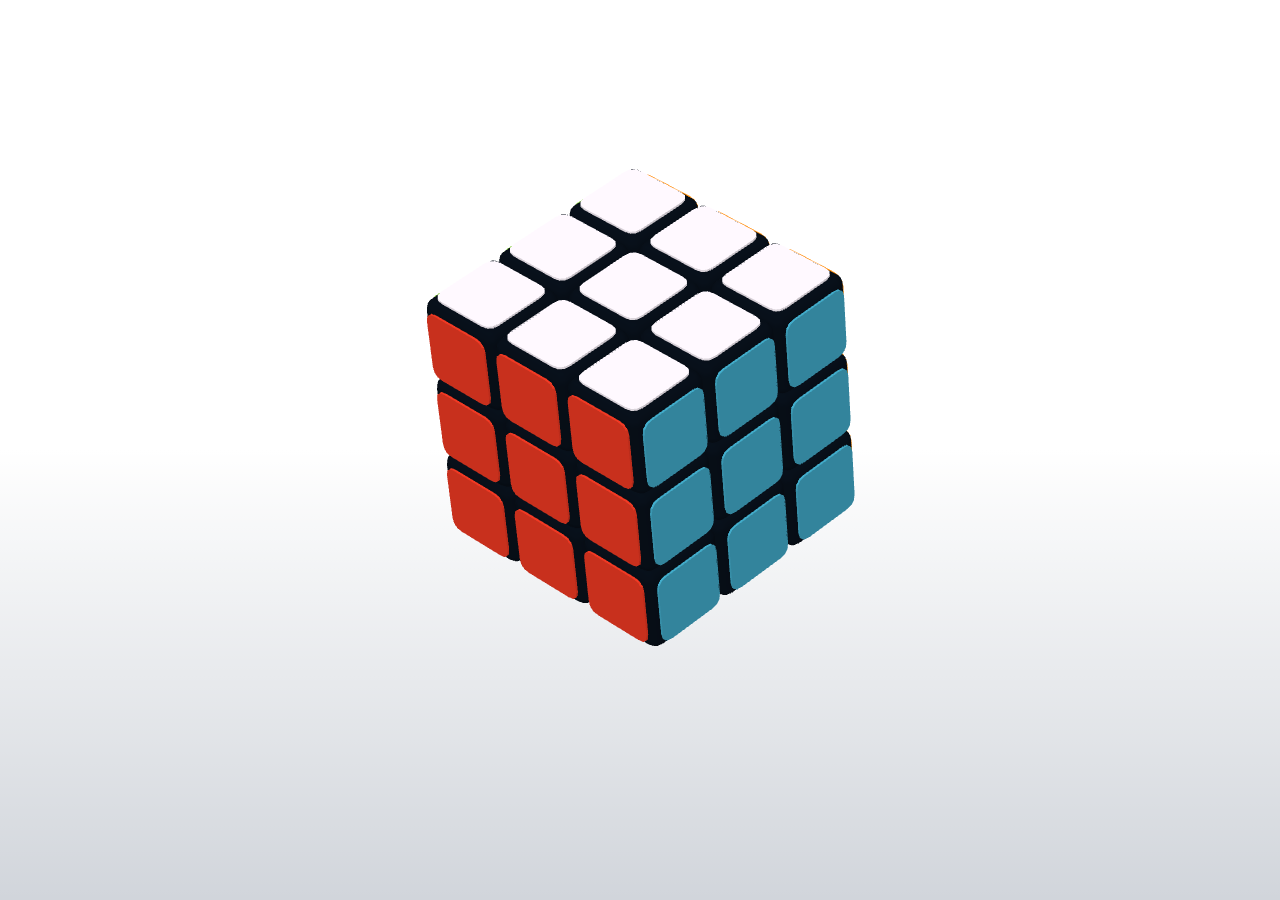
<file: index.html>
﻿<!DOCTYPE html>
<html lang="en" >
<head>
<meta charset="UTF-8">
<title>HTML5 3D魔方小游戏</title>
<meta name="viewport" content="width=device-width,height=device-height,user-scalable=no,initial-scale=1.0,maximum-scale=1.0,minimum-scale=1.0">

<link rel="stylesheet" href="css/style.css">

</head>
<body>

<div class="ui">

  <div class="ui__background"></div>

  <div class="ui__game"></div>

  <div class="ui__texts">
    <h1 class="text text--title">
      <span>THE</span>
      <span>CUBE</span>
    </h1>
    <div class="text text--note">
      双击即可开始
    </div>
    <div class="text text--timer">
      0:00
    </div>
    <div class="text text--complete">
      <span>Complete!</span>
    </div>
    <div class="text text--best-time">
      <icon trophy></icon>
      <span>Best Time!</span>
    </div>
  </div>

  <div class="ui__prefs">
    <range name="flip" title="Flip Type" list="Swift&nbsp;,Smooth,Bounce"></range>
    <range name="scramble" title="Scramble Length" list="20,25,30"></range>
    <range name="fov" title="Camera Angle" list="Ortographic,Perspective"></range>
    <range name="theme" title="Color Scheme" list="Cube,Erno,Dust,Camo,Rain"></range>
  </div>

  <div class="ui__stats">
    <div class="stats" name="total-solves">
      <i>Total solves:</i><b>-</b>
    </div>
    <div class="stats" name="best-time">
      <i>Best time:</i><b>-</b>
    </div>
    <div class="stats" name="worst-time">
      <i>Worst time:</i><b>-</b>
    </div>
    <div class="stats" name="average-5">
      <i>Average of 5:</i><b>-</b>
    </div>
    <div class="stats" name="average-12">
      <i>Average of 12:</i><b>-</b>
    </div>
    <div class="stats" name="average-25">
      <i>Average of 25:</i><b>-</b>
    </div>
  </div>

  <div class="ui__buttons">
    <button class="btn btn--bl btn--stats">
      <icon trophy></icon>
    </button>
    <button class="btn btn--bl btn--prefs">
      <icon settings></icon>
    </button>
    <button class="btn btn--bl btn--back">
      <icon back></icon>
    </button>
    <button class="btn btn--br btn--pwa">
    </button>
  </div>

</div>

<script src='js/three.min.js'></script>
<script src="js/index.js"></script>
<div style="text-align:center;">
</div>
</body>
</html>
</file>
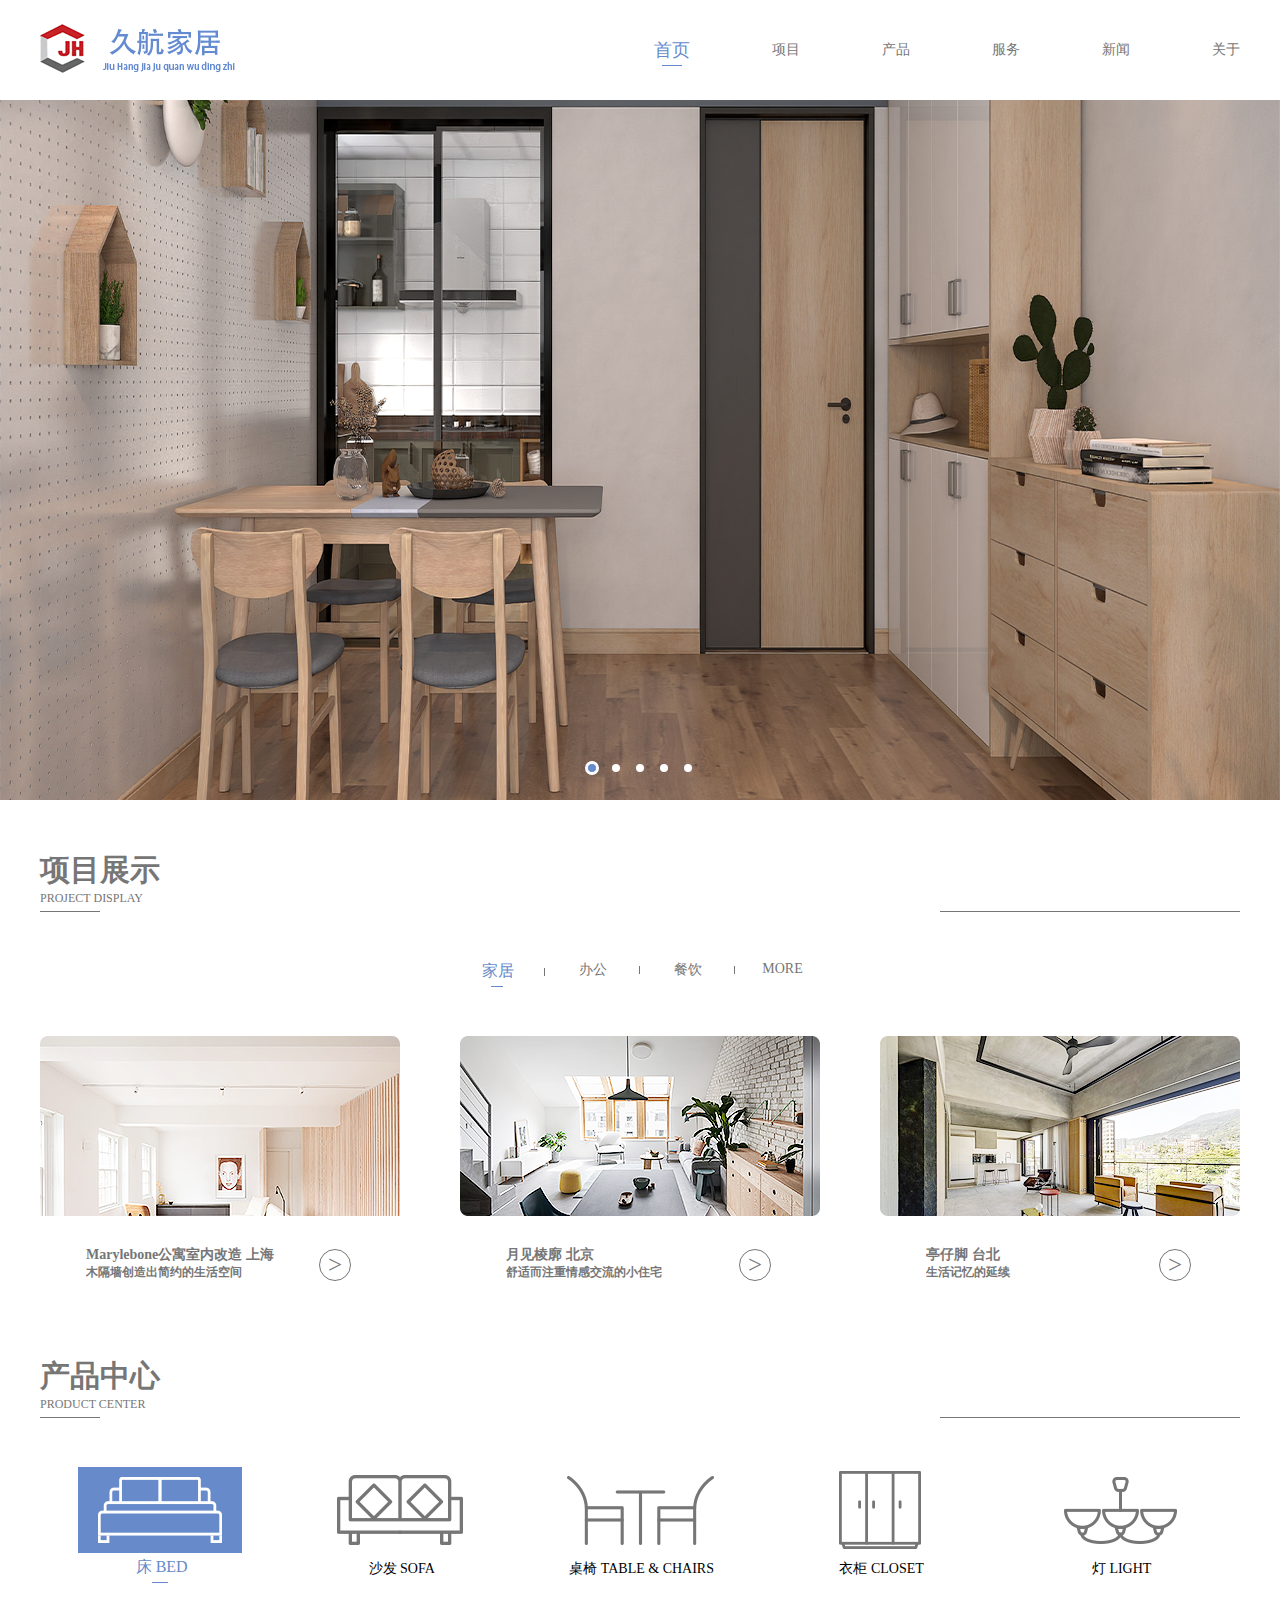
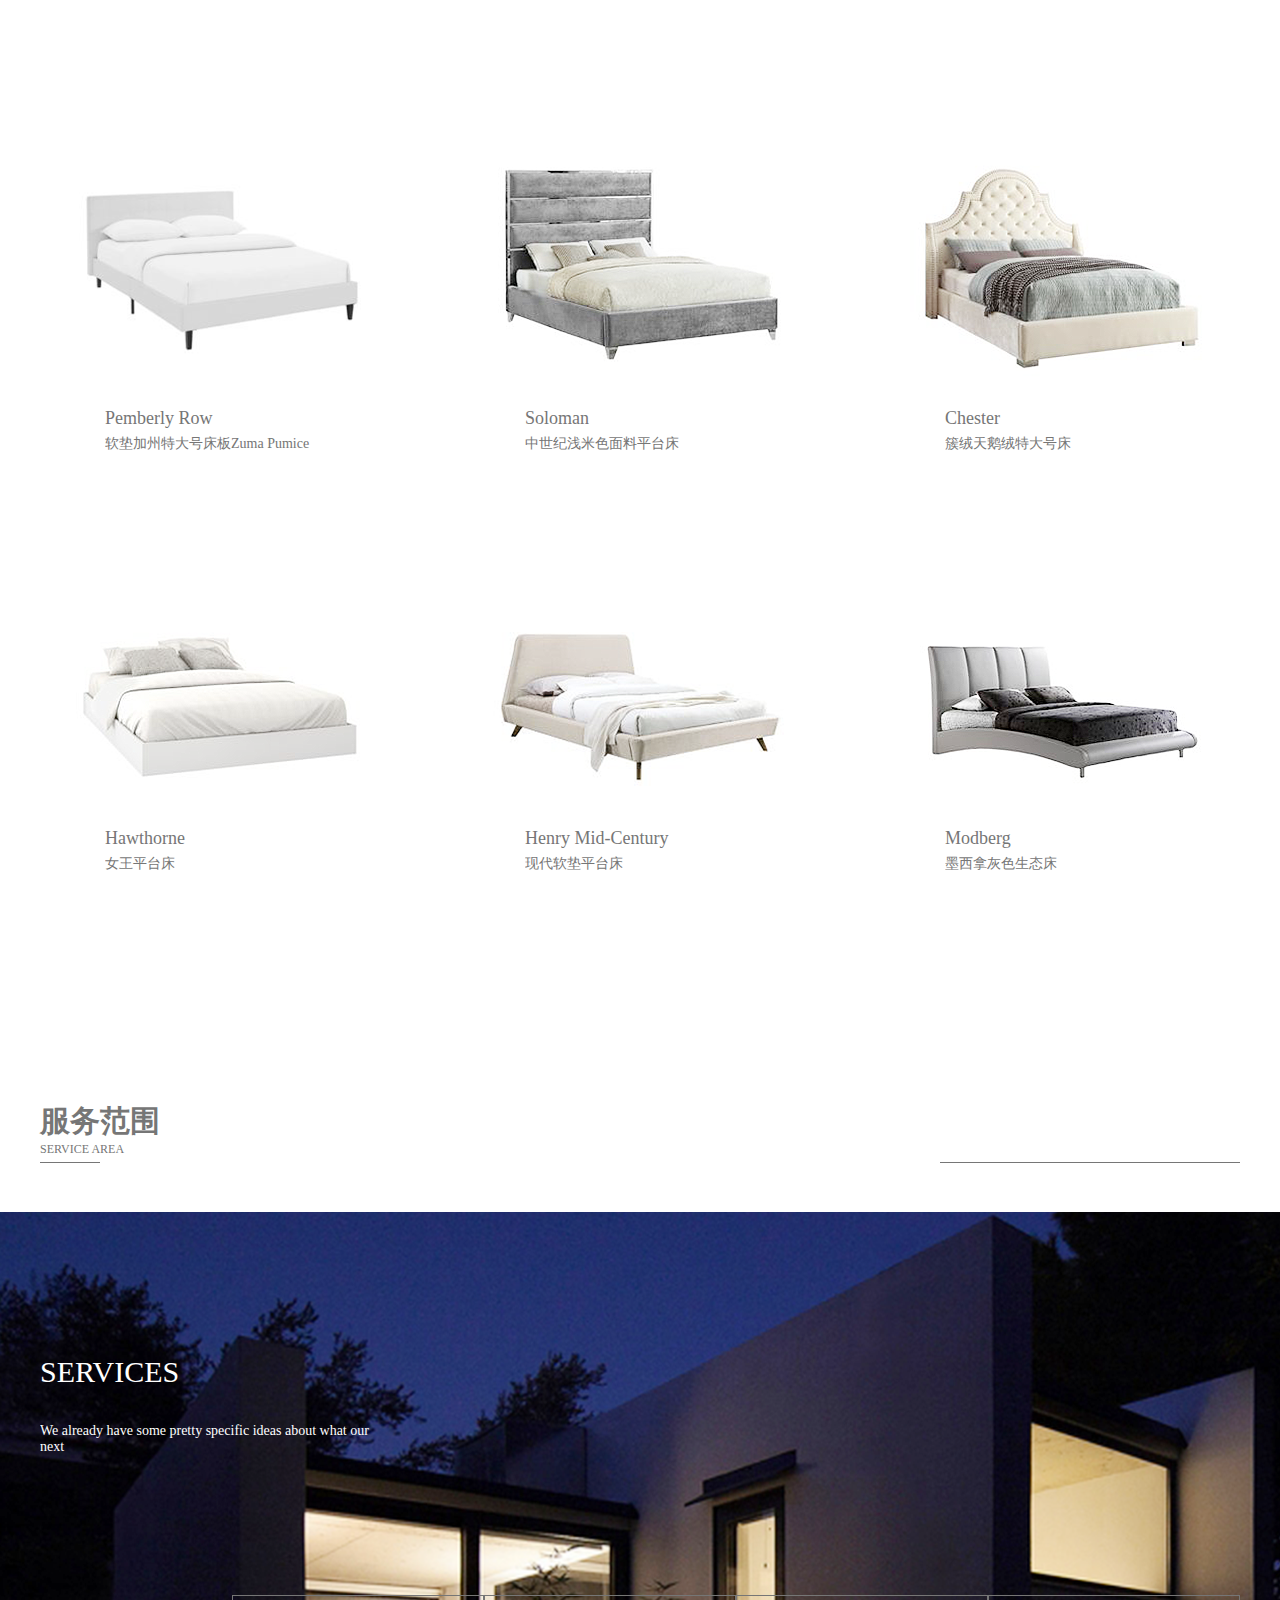
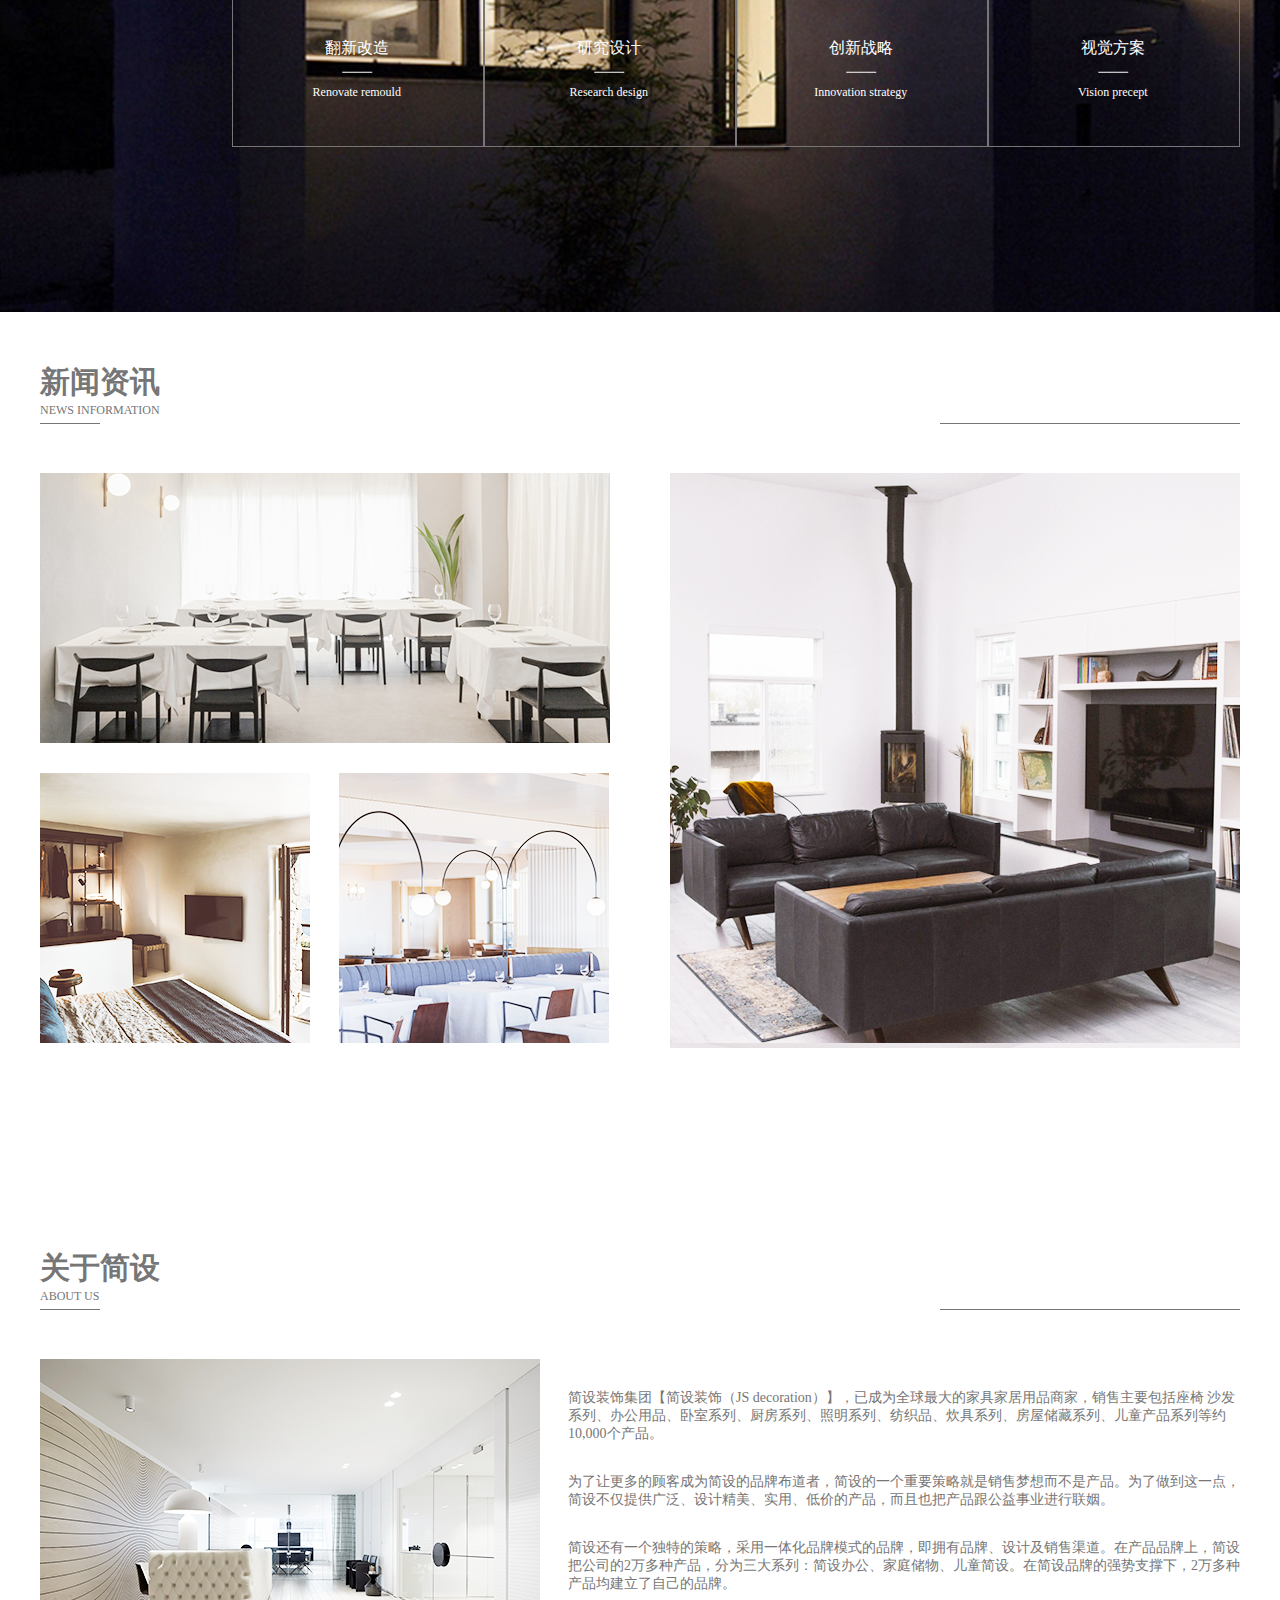
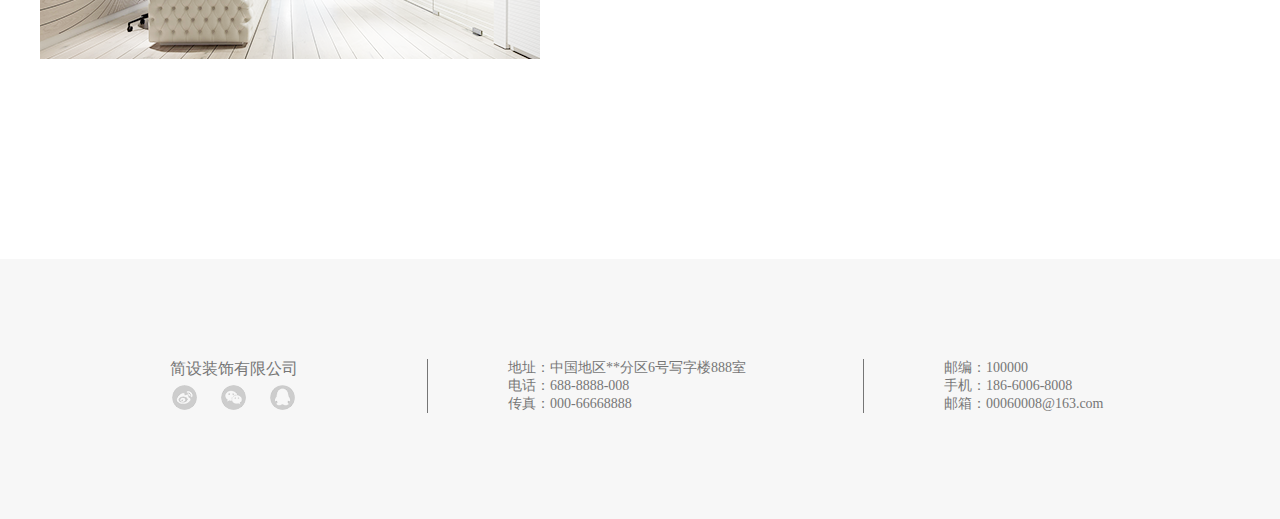
<file: gw/index.html>
<!DOCTYPE html>
<html lang="en">

<head>
    <meta charset="UTF-8">
    <meta name="viewport" content="width=device-width, initial-scale=1.0, maximum-scale=1,user-scalable=no">
    <meta http-equiv="X-UA-Compatible" content="ie=edge">
    <title>Document</title>
    <link rel="stylesheet" href="static/css/index.css">
    <link rel="stylesheet" media="screen and (max-width:800px)" href="./static/css/index-m.css">
</head>

<body>

    <div class="header">
        <div class="header-contain">
            <a href="./index.html"><img src="./static/img/logo.png" alt="logo 简设装饰" class="logo"></a>
            <ul class="nav">
                <li class="nav-list"><a href="./index.html" class="active">首页</a></li>
                <li class="nav-list"><a href="./project.html">项目</a></li>
                <li class="nav-list"><a href="./product.html">产品</a></li>
                <li class="nav-list"><a href="./service.html">服务</a></li>
                <li class="nav-list"><a href="./news.html">新闻</a></li>
                <li class="nav-list"><a href="./about.html">关于</a></li>
                <li class="nav-check"></li>
            </ul>
        </div>
    </div>
    <div class="header-m">
        <div class="header-contain-m">
            <a href="./index.html"><img src="./static/img/logo.png" alt="logo 简设装饰" class="logo"></a>
            <div class="menu">
                <button>三</button>
            </div>
            <ul class="nav">
                <li class="nav-list"><a href="./index.html" class="active">首页</a></li>
                <li class="nav-list"><a href="./project.html">项目</a></li>
                <li class="nav-list"><a href="./product.html">产品</a></li>
                <li class="nav-list"><a href="./service.html">服务</a></li>
                <li class="nav-list"><a href="./news.html">新闻</a></li>
                <li class="nav-list"><a href="./about.html">关于</a></li>
            </ul>
        </div>
    </div>
    <div class="banner">
        <div class="banner-contain">
            <ul class="banner-item" style="transition:all 1s ease;">
                <li class="banner-list"><img src="./static/img/banner1.png" alt="图片"></li>
                <li class="banner-list"><img src="./static/img/banner2.png" alt="图片"></li>
                <li class="banner-list"><img src="./static/img/banner3.png" alt="图片"></li>
                <li class="banner-list"><img src="./static/img/banner4.png" alt="图片"></li>
                <li class="banner-list"><img src="./static/img/banner5.png" alt="图片"></li>
            </ul>
            <ul class="key">
                <li class="key-list active" data-num=0><span class="ball"></span></li>
                <li class="key-list" data-num=1><span class="ball"></span></li>
                <li class="key-list" data-num=2><span class="ball"></span></li>
                <li class="key-list" data-num=3><span class="ball"></span></li>
                <li class="key-list" data-num=4><span class="ball"></span></li>
            </ul>
        </div>
    </div>
    <div class="title">
        <p class="cn">项目展示</p>
        <p class="en">PROJECT DISPLAY</p>
        <span class="left-line"></span>
        <span class="right-line"></span>
    </div>
    <div class="project">
        <ul class="project-menu">
            <li class="project-menu-list active" data-index=0>家居<span></span></li>
            <li class="project-menu-list" data-index=1>办公<span></span></li>
            <li class="project-menu-list" data-index=2>餐饮<span></span></li>
            <li class="project-menu-list" data-index=3>MORE</li>
            <li class="project-check"></li>
        </ul>
    </div>
    <div class="project-show">
        <ul class="project-show-item">
            <li class="project-show-list">
                <ul class="project-now">
                    <li class="project-now-list">
                        <div class="cover">
                            <div class="text">
                                <p class="project-title">Marylebone公寓室内改造 上海</p>
                                <p class="project-notitle">木隔墙创造出简约的生活空间</p>
                                <p class="project-essay"> 两间自带浴室套间的双人卧室和一个宽敞的开放 式厨房、餐厅和起居室空间和谐共融。</p>

                            </div>
                            <span class="project-arr">
                                >
                            </span>
                        </div>
                        <div class="nocover">
                            <p class="project-title">Marylebone公寓室内改造 上海</p>
                            <p class="project-notitle">木隔墙创造出简约的生活空间</p>
                            <span class="project-arr">
                                >
                            </span>
                        </div>
                    </li>
                    <li class="project-now-list">
                        <div class="cover">
                            <div class="text">
                                <p class="project-title">月见棱廓 北京</p>
                                <p class="project-notitle">舒适而注重情感交流的小住宅</p>
                                <p class="project-essay"></p>

                            </div>
                            <span class="project-arr">
                                >
                            </span>
                        </div>
                        <div class="nocover">
                            <p class="project-title">月见棱廓 北京</p>
                            <p class="project-notitle">舒适而注重情感交流的小住宅</p>
                            <span class="project-arr">
                                >
                            </span>
                        </div>
                    </li>
                    <li class="project-now-list">
                        <div class="cover">
                            <div class="text">
                                <p class="project-title">亭仔脚 台北</p>
                                <p class="project-notitle">生活记忆的延续</p>
                                <p class="project-essay"></p>

                            </div>
                            <span class="project-arr">
                                >
                            </span>
                        </div>
                        <div class="nocover">
                            <p class="project-title">亭仔脚 台北</p>
                            <p class="project-notitle">生活记忆的延续</p>
                            <span class="project-arr">
                                >
                            </span>
                        </div>
                    </li>
                </ul>
            </li>
            <li class="project-show-list">
                <ul class="project-now">
                    <li class="project-now-list">
                        <div class="cover">
                            <div class="text">
                                <p class="project-title">Olste办公空间 深圳</p>
                                <p class="project-notitle">干净明亮的办公空间</p>
                                <p class="project-essay"> 两间自带浴室套间的双人卧室和一个宽敞的开放 式厨房、餐厅和起居室空间和谐共融。</p>

                            </div>
                            <span class="project-arr">
                                >
                            </span>
                        </div>
                        <div class="nocover">
                            <p class="project-title">Olste办公空间 深圳</p>
                            <p class="project-notitle">干净明亮的办公空间</p>
                            <span class="project-arr">
                                >
                            </span>
                        </div>
                    </li>
                    <li class="project-now-list">
                        <div class="cover">
                            <div class="text">
                                <p class="project-title">百分金融办公室 北京</p>
                                <p class="project-notitle">从“私密”到“开放”</p>
                                <p class="project-essay"></p>

                            </div>
                            <span class="project-arr">
                                >
                            </span>
                        </div>
                        <div class="nocover">
                            <p class="project-title">百分金融办公室 北京</p>
                            <p class="project-notitle">从“私密”到“开放”</p>
                            <span class="project-arr">
                                >
                            </span>
                        </div>
                    </li>
                    <li class="project-now-list">
                        <div class="cover">
                            <div class="text">
                                <p class="project-title">感物办公空间 杭州</p>
                                <p class="project-notitle">我和我的森林性感受</p>
                                <p class="project-essay"></p>

                            </div>
                            <span class="project-arr">
                                >
                            </span>
                        </div>
                        <div class="nocover">
                            <p class="project-title">感物办公空间 杭州</p>
                            <p class="project-notitle">我和我的森林性感受</p>
                            <span class="project-arr">
                                >
                            </span>
                        </div>
                    </li>
                </ul>
            </li>
            <li class="project-show-list">
                <ul class="project-now">
                    <li class="project-now-list">
                        <div class="cover">
                            <div class="text">
                                <p class="project-title">肯德基西安大雁塔店 西安</p>
                                <p class="project-notitle">以现代语言讲述古城历史文化</p>
                                <p class="project-essay"> 两间自带浴室套间的双人卧室和一个宽敞的开放 式厨房、餐厅和起居室空间和谐共融。</p>

                            </div>
                            <span class="project-arr">
                                >
                            </span>
                        </div>
                        <div class="nocover">
                            <p class="project-title">肯德基西安大雁塔店 西安</p>
                            <p class="project-notitle">以现代语言讲述古城历史文化</p>
                            <span class="project-arr">
                                >
                            </span>
                        </div>
                    </li>
                    <li class="project-now-list">
                        <div class="cover">
                            <div class="text">
                                <p class="project-title">La Palma餐厅 重庆 </p>
                                <p class="project-notitle">将加州海滩元素融入意式餐厅</p>
                                <p class="project-essay"></p>

                            </div>
                            <span class="project-arr">
                                >
                            </span>
                        </div>
                        <div class="nocover">
                            <p class="project-title">La Palma餐厅 重庆 </p>
                            <p class="project-notitle">将加州海滩元素融入意式餐厅</p>
                            <span class="project-arr">
                                >
                            </span>
                        </div>
                    </li>
                    <li class="project-now-list">
                        <div class="cover">
                            <div class="text">
                                <p class="project-title">LUCKY PIGGY 杭州</p>
                                <p class="project-notitle">亲和力满满的轻食餐厅</p>
                                <p class="project-essay"></p>

                            </div>
                            <span class="project-arr">
                                >
                            </span>
                        </div>
                        <div class="nocover">
                            <p class="project-title">LUCKY PIGGY 杭州</p>
                            <p class="project-notitle">亲和力满满的轻食餐厅</p>
                            <span class="project-arr">
                                >
                            </span>
                        </div>
                    </li>
                </ul>
            </li>
            <li class="project-show-list">
                <ul class="project-now">
                    <li class="project-now-list">
                        <div class="cover">
                            <div class="text">
                                <p class="project-title">筑蹊生活主题书店 宁波</p>
                                <p class="project-notitle">有机几何与循环路径的购书体验</p>
                                <p class="project-essay"> 两间自带浴室套间的双人卧室和一个宽敞的开放 式厨房、餐厅和起居室空间和谐共融。</p>

                            </div>
                            <span class="project-arr">
                                >
                            </span>
                        </div>
                        <div class="nocover">
                            <p class="project-title">筑蹊生活主题书店 宁波</p>
                            <p class="project-notitle">有机几何与循环路径的购书体验</p>
                            <span class="project-arr">
                                >
                            </span>
                        </div>
                    </li>
                    <li class="project-now-list">
                        <div class="cover">
                            <div class="text">
                                <p class="project-title">R FITNESS健身工作室 香港</p>
                                <p class="project-notitle">由光定义的空间</p>
                                <p class="project-essay"></p>

                            </div>
                            <span class="project-arr">
                                >
                            </span>
                        </div>
                        <div class="nocover">
                            <p class="project-title">R FITNESS健身工作室 香港</p>
                            <p class="project-notitle">由光定义的空间</p>
                            <span class="project-arr">
                                >
                            </span>
                        </div>
                    </li>
                    <li class="project-now-list">
                        <div class="cover">
                            <div class="text">
                                <p class="project-title">月饼博物馆 乌兰察布</p>
                                <p class="project-notitle">一个本地材料营造的低成本博物馆</p>
                                <p class="project-essay"></p>

                            </div>
                            <span class="project-arr">
                                >
                            </span>
                        </div>
                        <div class="nocover">
                            <p class="project-title">月饼博物馆 乌兰察布</p>
                            <p class="project-notitle">一个本地材料营造的低成本博物馆</p>
                            <span class="project-arr">
                                >
                            </span>
                        </div>
                    </li>
                </ul>
            </li>
        </ul>
    </div>
    <div class="title">
        <p class="cn">产品中心</p>
        <p class="en">PRODUCT CENTER</p>
        <span class="left-line"></span>
        <span class="right-line"></span>
    </div>
    <div class="product">
        <ul class="product-menu">
            <li class="product-list active" data-url="BED" data-index=0>
                <div class="text">
                    床 BED
                </div>
            </li>
            <li class="product-list" data-url="SOFA" data-index=1>
                <div class="text">
                    沙发 SOFA
                </div>
            </li>
            <li class="product-list" data-url="TABLE" data-index=2>
                <div class="text">
                    桌椅 TABLE & CHAIRS
                </div>
            </li>
            <li class="product-list" data-url="CLOSET" data-index=3>
                <div class="text">
                    衣柜 CLOSET
                </div>
            </li>
            <li class="product-list" data-url="LIGHT" data-index=4>
                <div class="text">
                    灯 LIGHT
                </div>
            </li>
            <li class="product-check"></li>
        </ul>
    </div>
    <div class="product-show">
        <ul class="product-show-item">
            <li class="product-show-list">
                <ul class="product-now-show">
                    <li class="product-now-show-list">
                        <div class="cover">
                            <div class="text">
                                <div class="product-index">
                                    <span class="line"></span>
                                    <span class="num">01</span>
                                </div>
                                <p class="product-title">Pemberly Row</p>
                                <p class="product-essay">软垫加州特大号床板Zuma Pumice</p>
                            </div>
                        </div>
                        <div class="nocover">
                            <p class="product-title">Pemberly Row</p>
                            <p class="product-essay">软垫加州特大号床板Zuma Pumice</p>
                        </div>
                        <div class="golook">
                            <button class="looking">查看更多></button>
                        </div>
                    </li>
                    <li class="product-now-show-list">
                        <div class="cover">
                            <div class="text">
                                <div class="product-index">
                                    <span class="line"></span>
                                    <span class="num">02</span>
                                </div>
                                <p class="product-title">Soloman</p>
                                <p class="product-essay">中世纪浅米色面料平台床</p>
                            </div>
                        </div>
                        <div class="nocover">
                            <p class="product-title">Soloman</p>
                            <p class="product-essay">中世纪浅米色面料平台床</p>
                        </div>
                    </li>
                    <li class="product-now-show-list">
                        <div class="cover">
                            <div class="text">
                                <div class="product-index">
                                    <span class="line"></span>
                                    <span class="num">03</span>
                                </div>
                                <p class="product-title">Chester</p>
                                <p class="product-essay">簇绒天鹅绒特大号床</p>
                            </div>
                        </div>
                        <div class="nocover">
                            <p class="product-title">Chester</p>
                            <p class="product-essay">簇绒天鹅绒特大号床</p>
                        </div>
                    </li>
                    <li class="product-now-show-list">
                        <div class="cover">
                            <div class="text">
                                <div class="product-index">
                                    <span class="line"></span>
                                    <span class="num">04</span>
                                </div>
                                <p class="product-title">Hawthorne</p>
                                <p class="product-essay">女王平台床</p>
                            </div>
                        </div>
                        <div class="nocover">
                            <p class="product-title">Hawthorne</p>
                            <p class="product-essay">女王平台床</p>
                        </div>
                    </li>
                    <li class="product-now-show-list">
                        <div class="cover">
                            <div class="text">
                                <div class="product-index">
                                    <span class="line"></span>
                                    <span class="num">05</span>
                                </div>
                                <p class="product-title">Henry Mid-Century</p>
                                <p class="product-essay">现代软垫平台床</p>
                            </div>
                        </div>
                        <div class="nocover">
                            <p class="product-title">Henry Mid-Century</p>
                            <p class="product-essay">现代软垫平台床</p>
                        </div>
                    </li>
                    <li class="product-now-show-list">
                        <div class="cover">
                            <div class="text">
                                <div class="product-index">
                                    <span class="line"></span>
                                    <span class="num">06</span>
                                </div>
                                <p class="product-title">Modberg</p>
                                <p class="product-essay">墨西拿灰色生态床</p>
                            </div>
                        </div>
                        <div class="nocover">
                            <p class="product-title">Modberg</p>
                            <p class="product-essay">墨西拿灰色生态床</p>
                        </div>
                        <div class="outlook">
                            <button class="looked">收起更多></button>
                        </div>
                    </li>
                </ul>
            </li>
            <li class="product-show-list">
                <ul class="product-now-show">
                    <li class="product-now-show-list active">
                        <div class="cover">
                            <div class="text">
                                <div class="product-index">
                                    <span class="line"></span>
                                    <span class="num">01</span>
                                </div>
                                <p class="product-title">Outdoor</p>
                                <p class="product-essay">户外庭院沙发</p>
                            </div>
                        </div>
                        <div class="nocover">
                            <p class="product-title">Outdoor</p>
                            <p class="product-essay">户外庭院沙发</p>
                        </div>
                        <div class="golook">
                            <button class="looking">查看更多></button>
                        </div>
                    </li>
                    <li class="product-now-show-list">
                        <div class="cover">
                            <div class="text">
                                <div class="product-index">
                                    <span class="line"></span>
                                    <span class="num">02</span>
                                </div>
                                <p class="product-title">Hampton</p>
                                <p class="product-essay">汉普顿客厅套装</p>
                            </div>
                        </div>
                        <div class="nocover">
                            <p class="product-title">Hampton</p>
                            <p class="product-essay">汉普顿客厅套装</p>
                        </div>
                    </li>
                    <li class="product-now-show-list">
                        <div class="cover">
                            <div class="text">
                                <div class="product-index">
                                    <span class="line"></span>
                                    <span class="num">03</span>
                                </div>
                                <p class="product-title">Premier</p>
                                <p class="product-essay">总统客厅套装</p>
                            </div>
                        </div>
                        <div class="nocover">
                            <p class="product-title">Premier</p>
                            <p class="product-essay">总统客厅套装</p>
                        </div>
                        <div class="outlook">
                            <button class="looked">收起更多></button>
                        </div>
                    </li>
                </ul>
            </li>
            <li class="product-show-list">
                <ul class="product-now-show">
                    <li class="product-now-show-list active">
                        <div class="cover">
                            <div class="text">
                                <div class="product-index">
                                    <span class="line"></span>
                                    <span class="num">01</span>
                                </div>
                                <p class="product-title">Filton</p>
                                <p class="product-essay">绗缝皮革柜台凳</p>
                            </div>
                        </div>
                        <div class="nocover">
                            <p class="product-title">Filton</p>
                            <p class="product-essay">绗缝皮革柜台凳</p>
                        </div>
                        <div class="golook">
                            <button class="looking">查看更多></button>
                        </div>
                    </li>
                    <li class="product-now-show-list">
                        <div class="cover">
                            <div class="text">
                                <div class="product-index">
                                    <span class="line"></span>
                                    <span class="num">02</span>
                                </div>
                                <p class="product-title">Ashford Sean</p>
                                <p class="product-essay">深色帆布g柜台凳</p>
                            </div>
                        </div>
                        <div class="nocover">
                            <p class="product-title">Ashford Sean</p>
                            <p class="product-essay">深色帆布g柜台凳</p>
                        </div>
                    </li>
                    <li class="product-now-show-list">
                        <div class="cover">
                            <div class="text">
                                <div class="product-index">
                                    <span class="line"></span>
                                    <span class="num">03</span>
                                </div>
                                <p class="product-title">Mariette</p>
                                <p class="product-essay">玛丽埃塔户外铸铝黑沙套件</p>
                            </div>
                        </div>
                        <div class="nocover">
                            <p class="product-title">Mariette</p>
                            <p class="product-essay">玛丽埃塔户外铸铝黑沙套件</p>
                        </div>
                        <div class="outlook">
                            <button class="looked">收起更多></button>
                        </div>
                    </li>
                </ul>
            </li>
            <li class="product-show-list">
                <ul class="product-now-show">
                    <li class="product-now-show-list active">
                        <div class="cover">
                            <div class="text">
                                <div class="product-index">
                                    <span class="line"></span>
                                    <span class="num">01</span>
                                </div>
                                <p class="product-title">Manhattan</p>
                                <p class="product-essay">曼哈顿现代白色衣橱</p>
                            </div>
                        </div>
                        <div class="nocover">
                            <p class="product-title">Manhattan</p>
                            <p class="product-essay">曼哈顿现代白色衣橱</p>
                        </div>
                        <div class="golook">
                            <button class="looking">查看更多></button>
                        </div>
                    </li>
                    <li class="product-now-show-list">
                        <div class="cover">
                            <div class="text">
                                <div class="product-index">
                                    <span class="line"></span>
                                    <span class="num">02</span>
                                </div>
                                <p class="product-title">Magnussen</p>
                                <p class="product-essay">Lancaster燕尾灰衣橱</p>
                            </div>
                        </div>
                        <div class="nocover">
                            <p class="product-title">Magnussen</p>
                            <p class="product-essay">Lancaster燕尾灰衣橱</p>
                        </div>
                    </li>
                    <li class="product-now-show-list">
                        <div class="cover">
                            <div class="text">
                                <div class="product-index">
                                    <span class="line"></span>
                                    <span class="num">03</span>
                                </div>
                                <p class="product-title">South Shore</p>
                                <p class="product-essay">Axess Armoire黑色绅士衣橱 </p>
                            </div>
                        </div>
                        <div class="nocover">
                            <p class="product-title">South Shore</p>
                            <p class="product-essay">Axess Armoire黑色绅士衣橱 </p>
                        </div>
                        <div class="outlook">
                            <button class="looked">收起更多></button>
                        </div>
                    </li>
                </ul>
            </li>
            <li class="product-show-list">
                <ul class="product-now-show">
                    <li class="product-now-show-list active">
                        <div class="cover">
                            <div class="text">
                                <div class="product-index">
                                    <span class="line"></span>
                                    <span class="num">01</span>
                                </div>
                                <p class="product-title">5-Light</p>
                                <p class="product-essay">油擦青铜枝形吊灯</p>
                            </div>
                        </div>
                        <div class="nocover">
                            <p class="product-title">5-Light</p>
                            <p class="product-essay">油擦青铜枝形吊灯</p>
                        </div>
                        <div class="golook">
                            <button class="looking">查看更多></button>
                        </div>
                    </li>
                    <li class="product-now-show-list">
                        <div class="cover">
                            <div class="text">
                                <div class="product-index">
                                    <span class="line"></span>
                                    <span class="num">02</span>
                                </div>
                                <p class="product-title">Zeplin 12-Light </p>
                                <p class="product-essay">Sputnik枝形吊灯</p>
                            </div>
                        </div>
                        <div class="nocover">
                            <p class="product-title">Zeplin 12-Light </p>
                            <p class="product-essay">Sputnik枝形吊灯</p>
                        </div>
                    </li>
                    <li class="product-now-show-list">
                        <div class="cover">
                            <div class="text">
                                <div class="product-index">
                                    <span class="line"></span>
                                    <span class="num">03</span>
                                </div>
                                <p class="product-title">mousse</p>
                                <p class="product-essay">现代枝形吊灯米白色灯罩 </p>
                            </div>
                        </div>
                        <div class="nocover">
                            <p class="product-title">mousse</p>
                            <p class="product-essay">现代枝形吊灯米白色灯罩 </p>
                        </div>
                        <div class="outlook">
                            <button class="looked">收起更多></button>
                        </div>
                    </li>
                </ul>
            </li>
        </ul>
    </div>
    <div class="title">
        <p class="cn">服务范围</p>
        <p class="en">SERVICE AREA</p>
        <span class="left-line"></span>
        <span class="right-line"></span>
    </div>
    <div class="service">
        <div class="service-contain">
            <p class="service-title">SERVICES</p>
            <p class="service-essay">We already have some pretty specific ideas about what our next</p>
            <ul class="service-item">
                <li class="service-list">
                    <div class="cover">
                        <p class="text-title">翻新改造</p>
                        <span class="line"></span>
                        <p class="text-essay">Renovate remould </p>
                    </div>
                </li>
                <li class="service-list">
                    <div class="cover">
                        <p class="text-title">研究设计</p>
                        <span class="line"></span>
                        <p class="text-essay">Research design</p>
                    </div>
                </li>
                <li class="service-list">
                    <div class="cover">
                        <p class="text-title">创新战略</p>
                        <span class="line"></span>
                        <p class="text-essay">Innovation strategy</p>
                    </div>
                </li>
                <li class="service-list">
                    <div class="cover">
                        <p class="text-title">视觉方案</p>
                        <span class="line"></span>
                        <p class="text-essay">Vision precept </p>
                    </div>
                </li>
            </ul>
        </div>
    </div>
    <div class="title">
        <p class="cn">新闻资讯</p>
        <p class="en">NEWS INFORMATION</p>
        <span class="left-line"></span>
        <span class="right-line"></span>
    </div>
    <div class="news">
        <div class="news-left">
            <div class="news1">
                <div class="cover">
                    <p class="news-title">看得到的品质，看不到的用心!</p>
                    <p class="news-essay">专注品质，从现代生活崇尚简约大气的角度出发，家具不仅仅 是一件家具这么简单，更是一件工艺品的象征。</p>
                    <span class="arr">></span>
                </div>
            </div>
            <div class="news2">

            </div>
            <div class="news3">

            </div>
        </div>
        <div class="news-right"></div>
    </div>
    <div class="title">
        <p class="cn">关于简设</p>
        <p class="en">ABOUT US</p>
        <span class="left-line"></span>
        <span class="right-line"></span>
    </div>
    <div class="about">
        <div class="about-img">

        </div>
        <div class="about-text">
            <p>简设装饰集团【简设装饰（JS decoration）】，已成为全球最大的家具家居用品商家，销售主要包括座椅
                沙发系列、办公用品、卧室系列、厨房系列、照明系列、纺织品、炊具系列、房屋储藏系列、儿童产品系列等约10,000个产品。</p>
            <p>为了让更多的顾客成为简设的品牌布道者，简设的一个重要策略就是销售梦想而不是产品。为了做到这一点，简设不仅提供广泛、设计精美、实用、低价的产品，而且也把产品跟公益事业进行联姻。</p>
            <p>简设还有一个独特的策略，采用一体化品牌模式的品牌，即拥有品牌、设计及销售渠道。在产品品牌上，简设把公司的2万多种产品，分为三大系列：简设办公、家庭储物、儿童简设。在简设品牌的强势支撑下，2万多种产品均建立了自己的品牌。
            </p>
        </div>
    </div>
    <div class="footer">
        <div class="footer-contain">
            <div class="footer-contain-left">
                <p>简设装饰有限公司</p>
                <p>
                    <a href="#" class="wb"></a>
                    <a href="#" class="wx"></a>
                    <a href="#" class="qq"></a>
                </p>
            </div>
            <div class="footer-contain-center">
                <p>地址：中国地区**分区6号写字楼888室</p>
                <p>电话：688-8888-008</p>
                <p>传真：000-66668888</p>
            </div>
            <div class="footer-contain-right">
                <p>邮编：100000</p>
                <p>手机：186-6006-8008</p>
                <p>邮箱：00060008@163.com</p>
            </div>
        </div>
    </div>
    <script src="lib/jquery.js"></script>
    <script>
        $(".onload").css("top","0");
        var loadingImgArr = ["./static/img/logo.png","./static/img/banner1.png"];
        var imgs = new Image();
        var count = 0;
        for (var i = 0; i < loadingImgArr.length; i ++) {
            var imgs = new Image();
            imgs.src = loadingImgArr[i];
            imgs.onload = function(){
                count ++;
                if(count == loadingImgArr.length){
                    $(".onload").css("top","-200%");
                    setTimeout(function(){
                        $("body")[0].removeChild($(".onload")[0]);
                    },1000);
                }
            }
        }
    </script>
    <script src="static/js/index.js"></script>
</body>

</html>
</file>
<file: css/style.css>
*, *:before, *:after {
  -webkit-user-select: none;
  -moz-user-select: none;
  user-select: none;
  box-sizing: border-box;
  cursor: inherit;
  margin: 0;
  padding: 0;
  outline: none;
  font-size: inherit;
  font-family: inherit;
  font-weight: inherit;
  font-style: inherit;
  text-transform: uppercase;
}
*:focus {
  outline: none;
}

html {
  -webkit-tap-highlight-color: transparent;
  -webkit-text-size-adjust: 100%;
  -webkit-font-smoothing: antialiased;
  -moz-osx-font-smoothing: grayscale;
  -ms-text-size-adjust: 100%;
  -webkit-text-size-adjust: 100%;
  overflow: hidden;
  height: 100%;
}

body {
  font-family: "BungeeFont", sans-serif;
  font-weight: normal;
  font-style: normal;
  line-height: 1;
  cursor: default;
  overflow: hidden;
  height: 100%;
  font-size: 5rem;
}

.icon {
  display: inline-block;
  font-size: inherit;
  overflow: visible;
  vertical-align: -0.125em;
  preserveAspectRatio: none;
}

.range {
  position: relative;
  width: 14em;
  z-index: 1;
  opacity: 0;
}
.range:not(:last-child) {
  margin-bottom: 2em;
}
.range__label {
  position: relative;
  font-size: 0.9em;
  line-height: 0.75em;
  padding-bottom: 0.5em;
  z-index: 2;
}
.range__track {
  position: relative;
  height: 1em;
  margin-left: 0.5em;
  margin-right: 0.5em;
  z-index: 3;
}
.range__track-line {
  position: absolute;
  background: rgba(0, 0, 0, 0.2);
  height: 2px;
  top: 50%;
  margin-top: -1px;
  left: -0.5em;
  right: -0.5em;
  transform-origin: left center;
}
.range__handle {
  position: absolute;
  width: 0;
  height: 0;
  top: 50%;
  left: 0;
  cursor: pointer;
  z-index: 1;
}
.range__handle div {
  transition: background 500ms ease;
  position: absolute;
  left: 0;
  top: 0;
  width: 0.9em;
  height: 0.9em;
  border-radius: 0.2em;
  margin-left: -0.45em;
  margin-top: -0.45em;
  background: #41aac8;
  border-bottom: 2px solid rgba(0, 0, 0, 0.2);
}
.range.is-active .range__handle div {
  transform: scale(1.25);
}
.range__handle:after {
  content: "";
  position: absolute;
  left: 0;
  top: 0;
  width: 3em;
  height: 3em;
  margin-left: -1.5em;
  margin-top: -1.5em;
}
.range__list {
  display: flex;
  flex-flow: row nowrap;
  justify-content: space-between;
  position: relative;
  padding-top: 0.5em;
  font-size: 0.55em;
  color: rgba(0, 0, 0, 0.5);
  z-index: 1;
}

.stats {
  position: relative;
  width: 14em;
  z-index: 1;
  display: flex;
  justify-content: space-between;
  opacity: 0;
}
.stats:not(:last-child) {
  margin-bottom: 1.5em;
}
.stats i {
  display: inline-block;
  color: rgba(0, 0, 0, 0.5);
  font-size: 0.9em;
}
.stats b {
  display: inline-block;
  font-size: 0.9em;
}

.text {
  position: absolute;
  left: 0;
  right: 0;
  text-align: center;
  line-height: 0.75;
  perspective: 100rem;
  opacity: 0;
}
.text i {
  display: inline-block;
  opacity: 0;
  white-space: pre-wrap;
}
.text--title {
  bottom: 75%;
  font-size: 4.4em;
  height: 1.2em;
}
.text--title span {
  display: block;
}
.text--title span:first-child {
  font-size: 0.5em;
  margin-bottom: 0.2em;
}
.text--note {
  top: 87%;
  font-size: 1em;
}
.text--timer {
  bottom: 78%;
  font-size: 3.5em;
  line-height: 1;
}
.text--complete, .text--best-time {
  font-size: 1.5em;
  top: 83%;
  line-height: 1em;
}

.btn {
  -webkit-appearance: none;
  -moz-appearance: none;
  appearance: none;
  background-color: transparent;
  border-radius: 0;
  border-width: 0;
  position: absolute;
  pointer-events: none;
  font-size: 1.2em;
  color: rgba(0, 0, 0, 0.25);
  opacity: 0;
}
.btn:after {
  position: absolute;
  content: "";
  width: 3em;
  height: 3em;
  left: 50%;
  top: 50%;
  margin-left: -1.5em;
  margin-top: -1.5em;
  border-radius: 100%;
}
.btn--bl {
  bottom: 0.8em;
  left: 0.8em;
}
.btn--br {
  bottom: 0.8em;
  right: 0.8em;
}
.btn--bc {
  bottom: 0.8em;
  left: calc(50% - 0.5em);
}
.btn--pwa {
  transition: color 500ms ease;
  color: inherit;
  height: 1em;
}
.btn--pwa svg {
  font-size: 0.6em;
  margin: 0.35em 0;
}
.btn svg {
  display: block;
}

.ui {
  pointer-events: none;
  color: #070d15;
}
.ui, .ui__background, .ui__game, .ui__texts, .ui__prefs, .ui__stats, .ui__buttons {
  position: absolute;
  top: 0;
  left: 0;
  width: 100%;
  height: 100%;
  overflow: hidden;
}
.ui__background {
  z-index: 1;
  transition: background 500ms ease;
  background: #d1d5db;
}
.ui__background:after {
  position: absolute;
  top: 0;
  left: 0;
  width: 100%;
  height: 100%;
  content: "";
  background-image: linear-gradient(to bottom, white 50%, rgba(255, 255, 255, 0) 100%);
}
.ui__game {
  pointer-events: all;
  z-index: 2;
}
.ui__game canvas {
  display: block;
  width: 100%;
  height: 100%;
}
.ui__texts {
  z-index: 3;
}
.ui__prefs, .ui__stats {
  display: flex;
  flex-flow: column nowrap;
  justify-content: center;
  align-items: center;
  overflow: hidden;
  z-index: 4;
}
.ui__buttons {
  z-index: 5;
}
.ui__notification {
  transition: transform 500ms ease, opacity 500ms ease;
  font-family: sans-serif;
  position: absolute;
  left: 50%;
  bottom: 0.6em;
  padding: 0.6em;
  margin-left: -9.4em;
  width: 18.8em;
  z-index: 6;
  background: rgba(17, 17, 17, 0.9);
  border-radius: 0.8em;
  display: flex;
  align-items: center;
  flex-flow: row nowrap;
  color: #fff;
  user-select: none;
  opacity: 0;
  pointer-events: none;
  transform: translateY(100%);
}
.ui__notification.is-active {
  opacity: 1;
  pointer-events: all;
  transform: none;
}
.ui__notification * {
  text-transform: none;
}
.ui__notification-icon {
  background-size: 100% 100%;
  left: 0.6em;
  top: 0.6em;
  width: 2.8em;
  height: 2.8em;
  border-radius: 0.5em;
  background: #fff;
  margin-right: 0.6em;
  display: block;
}
.ui__notification-text {
  font-size: 0.75em;
  line-height: 1.4em;
}
.ui__notification-text .icon {
  color: #4f82fd;
  font-size: 1.1em;
}
.ui__notification-text b {
  font-weight: 700;
}

.btn--stats {
  visibility: hidden;
}
</file>
<file: gw/static/css/index.css>
* {
  margin: 0;
  padding: 0; }

a {
  text-decoration: none; }

ul {
  list-style: none; }

.header-m {
  display: none; }

html, body {
  height: 100%;
  width: 100%; }

.onload {
  overflow: hidden;
  position: fixed;
  transition: all .5s ease;
  top: -100%;
  left: 0;
  height: 100%;
  width: 100%;
  background-color: #C7EDCC;
  z-index: 1000; }
  .onload .onload-text {
    font-size: 30px;
    font-weight: bold;
    position: absolute;
    color: #00000080;
    transition: all 1s ease;
    position: relative;
    background: -moz-linear-gradient(left, #000000 0%, #ffffff 100%);
    background: -webkit-gradient(linear, left, right, color-stop(0%, #000000), color-stop(100%, #ffffff));
    background: -webkit-linear-gradient(left, #000000 0%, #ffffff 100%);
    background: -o-linear-gradient(left, #000000 0%, #ffffff 100%);
    background: -ms-linear-gradient(left, #000000 0%, #ffffff 100%);
    background: linear-gradient(to right, #000000 0%, #ffffff 100%);
    top: 40%;
    width: 100%;
    text-align: center; }
    .onload .onload-text .bug {
      position: absolute;
      animation: myload 3s infinite;
      top: 0;
      left: 0;
      height: 100%;
      width: 50px;
      background-color: green; }

@keyframes myload {
  0% {
    left: 0;
    width: 10%;
    background-color: red; }
  25% {
    left: 25%;
    width: 20%;
    background-color: yellow; }
  50% {
    left: 50%;
    width: 10%;
    background-color: pink; }
  75% {
    left: 75%;
    width: 20%;
    background-color: lightblue; }
  100% {
    left: 100%;
    width: 10%;
    background-color: lightsteelblue; } }
.header {
  height: 100px;
  width: 100%;
  background-color: #ffffff; }
  .header .header-contain {
    margin: 0 auto;
    height: 100%;
    width: 1200px; }
    .header .header-contain .logo {
      margin-top: 24px;
      float: left; }
    .header .header-contain .nav {
      float: right;
      height: 100%;
      position: relative; }
      .header .header-contain .nav .nav-list {
        float: left;
        width: 110px;
        height: 100%; }
        .header .header-contain .nav .nav-list a {
          color: #767676;
          line-height: 100px;
          float: right;
          font-size: 14px; }
        .header .header-contain .nav .nav-list a.active {
          color: #668aca;
          font-size: 18px;
          position: relative; }
        .header .header-contain .nav .nav-list a:hover {
          color: #668aca;
          font-size: 18px; }
      .header .header-contain .nav .nav-check {
        display: block;
        position: absolute;
        left: 82px;
        height: 1px;
        width: 20px;
        bottom: 34px;
        background-color: #668aca;
        transition: all .5s ease .1s; }

.banner {
  height: 700px;
  width: 100%; }
  .banner .banner-contain {
    position: relative;
    height: 100%;
    width: 100%;
    overflow: hidden; }
    .banner .banner-contain .banner-item {
      top: 0;
      left: 0;
      height: 100%;
      width: 500%;
      position: absolute; }
      .banner .banner-contain .banner-item .banner-list {
        float: left;
        height: 100%;
        width: 20%; }
        .banner .banner-contain .banner-item .banner-list img {
          height: 100%;
          width: 100%; }
    .banner .banner-contain .key {
      position: absolute;
      bottom: 20px;
      left: 50%;
      transform: translate(-50%, 0); }
      .banner .banner-contain .key .key-list {
        height: 24px;
        float: left;
        width: 24px;
        position: relative;
        cursor: pointer; }
        .banner .banner-contain .key .key-list span {
          display: block;
          height: 8px;
          width: 8px;
          border-radius: 50%;
          background-color: #ffffff;
          position: absolute;
          top: 50%;
          left: 50%;
          transform: translate(-50%, -50%); }
      .banner .banner-contain .key .key-list:hover span {
        background-color: #668aca;
        border: 3px solid #ffffff; }
      .banner .banner-contain .key .key-list.active span {
        background-color: #668aca;
        border: 3px solid #ffffff; }

.title {
  width: 1200px;
  margin: 50px auto 55px;
  color: #767676; }
  .title .cn {
    font-size: 30px;
    font-weight: bold; }
  .title .en {
    font-size: 12px;
    margin-bottom: 5px; }
  .title span {
    display: inline-block;
    background-color: #767676;
    height: 1px; }
  .title .left-line {
    float: left;
    width: 60px; }
  .title .right-line {
    width: 300px;
    float: right; }

.project {
  width: 1200px;
  margin: 0 auto;
  text-align: center; }
  .project .project-menu {
    position: relative;
    display: inline-block; }
    .project .project-menu .project-menu-list {
      cursor: pointer;
      position: relative;
      float: left;
      width: 95px;
      color: #767676;
      font-size: 14px; }
      .project .project-menu .project-menu-list span {
        position: absolute;
        height: 8px;
        width: 1px;
        right: 0;
        top: 50%;
        transform: translate(0, -50%);
        background-color: #767676; }
    .project .project-menu .project-menu-list.active {
      color: #668aca;
      font-size: 16px; }
    .project .project-menu .project-menu-list:hover {
      color: #668aca;
      font-size: 16px; }
    .project .project-menu .project-check {
      position: absolute;
      transition: all .5s ease .1s;
      height: 1px;
      width: 12px;
      bottom: -5px;
      left: 47px;
      transform: translate(-50%, 0);
      background-color: #668aca; }
  .project .project-menu::after {
    content: "";
    display: block;
    clear: both; }

.project-show {
  width: 1200px;
  margin: 50px auto 0;
  height: 270px;
  overflow: hidden;
  position: relative; }
  .project-show .project-show-item {
    position: absolute;
    left: 0;
    top: 0;
    width: 400%; }
    .project-show .project-show-item .project-show-list {
      float: left;
      width: 25%;
      height: 270px; }
      .project-show .project-show-item .project-show-list .project-now {
        width: 100%;
        height: 100%;
        color: #fff; }
        .project-show .project-show-item .project-show-list .project-now .project-now-list {
          transition: all 1s ease;
          float: left;
          width: 30%;
          height: 180px;
          position: relative;
          background-size: cover;
          background-repeat: no-repeat; }
          .project-show .project-show-item .project-show-list .project-now .project-now-list .cover {
            overflow: hidden;
            position: relative;
            transition: all 1s ease;
            height: 0;
            width: 100%;
            overflow: hidden;
            background-color: #00000050; }
            .project-show .project-show-item .project-show-list .project-now .project-now-list .cover .text {
              width: 250px;
              margin: 65px auto 0; }
              .project-show .project-show-item .project-show-list .project-now .project-now-list .cover .text .project-title {
                font-size: 14px;
                font-weight: bold; }
              .project-show .project-show-item .project-show-list .project-now .project-now-list .cover .text .project-notitle {
                font-size: 12px;
                font-weight: bolder; }
              .project-show .project-show-item .project-show-list .project-now .project-now-list .cover .text .project-essay {
                margin-top: 14px;
                font-size: 12px;
                line-height: 20px; }
            .project-show .project-show-item .project-show-list .project-now .project-now-list .cover .project-arr {
              cursor: pointer;
              text-align: center;
              line-height: 30px;
              font-size: 25px;
              position: absolute;
              bottom: 60px;
              right: 50px;
              height: 30px;
              width: 30px;
              border-radius: 50%;
              background-color: #fff;
              color: #767676; }
          .project-show .project-show-item .project-show-list .project-now .project-now-list .nocover {
            position: absolute;
            height: 35px;
            width: 265px;
            left: 46px;
            top: 210px;
            overflow: hidden;
            transition: all 1s ease;
            color: #767676; }
            .project-show .project-show-item .project-show-list .project-now .project-now-list .nocover .project-title {
              font-size: 14px;
              font-weight: bold; }
            .project-show .project-show-item .project-show-list .project-now .project-now-list .nocover .project-notitle {
              font-size: 12px;
              font-weight: bolder; }
            .project-show .project-show-item .project-show-list .project-now .project-now-list .nocover .project-arr {
              cursor: pointer;
              text-align: center;
              line-height: 30px;
              font-size: 25px;
              position: absolute;
              bottom: 0px;
              right: 0px;
              height: 30px;
              width: 30px;
              border-radius: 50%;
              background-color: #fff;
              color: #767676;
              border: 1px solid #767676; }
        .project-show .project-show-item .project-show-list .project-now .project-now-list:hover {
          height: 100%; }
        .project-show .project-show-item .project-show-list .project-now .project-now-list:hover .cover {
          height: 100%; }
        .project-show .project-show-item .project-show-list .project-now .project-now-list:hover .nocover {
          height: 0; }
      .project-show .project-show-item .project-show-list .project-now-list:nth-child(1) {
        background-image: url("../img/index-home1.png"); }
      .project-show .project-show-item .project-show-list .project-now-list:nth-child(2) {
        margin: 0 5%;
        background-image: url("../img/index-home2.png"); }
      .project-show .project-show-item .project-show-list .project-now-list:nth-child(3) {
        background-image: url("../img/index-home3.png"); }
    .project-show .project-show-item .project-show-list:nth-child(2) .project-now .project-now-list:nth-child(1) {
      background-image: url("../img/project-work1.png"); }
    .project-show .project-show-item .project-show-list:nth-child(2) .project-now .project-now-list:nth-child(2) {
      background-image: url("../img/project-work2.png"); }
    .project-show .project-show-item .project-show-list:nth-child(2) .project-now .project-now-list:nth-child(3) {
      background-image: url("../img/project-work3.png"); }
    .project-show .project-show-item .project-show-list:nth-child(3) .project-now .project-now-list:nth-child(1) {
      background-image: url("../img/project-food1.png"); }
    .project-show .project-show-item .project-show-list:nth-child(3) .project-now .project-now-list:nth-child(2) {
      background-image: url("../img/project-food2.png"); }
    .project-show .project-show-item .project-show-list:nth-child(3) .project-now .project-now-list:nth-child(3) {
      background-image: url("../img/project-food3.png"); }
    .project-show .project-show-item .project-show-list:nth-child(4) .project-now .project-now-list:nth-child(1) {
      background-image: url("../img/project-more1.png"); }
    .project-show .project-show-item .project-show-list:nth-child(4) .project-now .project-now-list:nth-child(2) {
      background-image: url("../img/project-more2.png"); }
    .project-show .project-show-item .project-show-list:nth-child(4) .project-now .project-now-list:nth-child(3) {
      background-image: url("../img/project-more3.png"); }
  .project-show .project-show-item::after {
    content: "";
    display: block;
    clear: both; }

.product {
  width: 1200px;
  margin: 0 auto; }
  .product .product-menu {
    width: 100%;
    position: relative; }
    .product .product-menu .product-list {
      cursor: pointer;
      transition: all .5s ease;
      float: left;
      width: 164px;
      height: 86px;
      margin: 0 38px;
      background-repeat: no-repeat;
      background-position: center;
      position: relative;
      background-color: #668aca00; }
      .product .product-menu .product-list .text {
        font-size: 14px;
        width: 102%;
        position: absolute;
        text-align: center;
        left: 0;
        bottom: -25px; }
    .product .product-menu .product-check {
      position: absolute;
      transition: all .5s ease .1s;
      height: 1px;
      width: 16px;
      background-color: #668aca;
      bottom: -30px;
      left: 120px;
      transform: translate(-50%, 0); }
    .product .product-menu .product-list.active {
      background-color: #668aca; }
    .product .product-menu .product-list:hover {
      background-color: #668aca; }
    .product .product-menu .product-list:hover .text {
      color: #668aca;
      font-size: 16px; }
    .product .product-menu .product-list.active .text {
      font-size: 16px;
      color: #668aca; }
    .product .product-menu .product-list.active:nth-child(1) {
      background-image: url("../img/index-BED-active.png"); }
    .product .product-menu .product-list:nth-child(1) {
      background-image: url("../img/index-BED.png"); }
    .product .product-menu .product-list.active:nth-child(2) {
      background-image: url("../img/index-SOFA-active.png"); }
    .product .product-menu .product-list:nth-child(2) {
      background-image: url("../img/index-SOFA.png"); }
    .product .product-menu .product-list.active:nth-child(3) {
      background-image: url("../img/index-TABLE-active.png"); }
    .product .product-menu .product-list:nth-child(3) {
      background-image: url("../img/index-TABLE.png"); }
    .product .product-menu .product-list.active:nth-child(4) {
      background-image: url("../img/index-CLOSET-active.png"); }
    .product .product-menu .product-list:nth-child(4) {
      background-image: url("../img/index-CLOSET.png"); }
    .product .product-menu .product-list.active:nth-child(5) {
      background-image: url("../img/index-LIGHT-active.png"); }
    .product .product-menu .product-list:nth-child(5) {
      background-image: url("../img/index-LIGHT.png"); }
  .product .product-menu::after {
    content: "";
    display: block;
    clear: both; }

.product-show {
  width: 1200px;
  margin: 138px auto 110px;
  overflow: hidden;
  position: relative;
  height: 900px;
  transition: all 1s ease; }
  .product-show .product-show-item {
    width: 500%;
    position: absolute;
    top: 0;
    left: 0; }
    .product-show .product-show-item .product-show-list {
      width: 20%;
      float: left; }
      .product-show .product-show-item .product-show-list .product-now-show {
        width: 100%; }
        .product-show .product-show-item .product-show-list .product-now-show .product-now-show-list {
          cursor: pointer;
          width: 30%;
          height: 320px;
          margin-bottom: 100px;
          float: left;
          position: relative;
          background-position: center;
          background-repeat: no-repeat; }
          .product-show .product-show-item .product-show-list .product-now-show .product-now-show-list .cover {
            overflow: hidden;
            transition: all 1s ease;
            width: 100%;
            height: 0;
            background-color: #00000050; }
            .product-show .product-show-item .product-show-list .product-now-show .product-now-show-list .cover .text {
              margin-top: 35%;
              color: #f8f8f8; }
              .product-show .product-show-item .product-show-list .product-now-show .product-now-show-list .cover .text .product-index .line {
                display: inline-block;
                width: 80px;
                height: 1px;
                background-color: #f8f8f8; }
              .product-show .product-show-item .product-show-list .product-now-show .product-now-show-list .cover .text .product-index .num {
                font-size: 30px; }
              .product-show .product-show-item .product-show-list .product-now-show .product-now-show-list .cover .text .product-title {
                line-height: 30px;
                margin-left: 65px;
                font-size: 18px; }
              .product-show .product-show-item .product-show-list .product-now-show .product-now-show-list .cover .text .product-essay {
                line-height: 30px;
                margin-left: 65px;
                font-size: 14px; }
          .product-show .product-show-item .product-show-list .product-now-show .product-now-show-list .nocover {
            transition: all 1s ease;
            overflow: hidden;
            color: #767676;
            position: absolute;
            height: 50px;
            width: 360px;
            top: 315px;
            left: 65px; }
            .product-show .product-show-item .product-show-list .product-now-show .product-now-show-list .nocover .product-title {
              line-height: 25px;
              font-size: 18px; }
            .product-show .product-show-item .product-show-list .product-now-show .product-now-show-list .nocover .product-essay {
              line-height: 25px;
              font-size: 14px; }
          .product-show .product-show-item .product-show-list .product-now-show .product-now-show-list .golook {
            display: none;
            position: absolute;
            bottom: -80px;
            width: 100%;
            text-align: center; }
            .product-show .product-show-item .product-show-list .product-now-show .product-now-show-list .golook .looking {
              background-color: green;
              border: none;
              line-height: 30px;
              color: #fff; }
          .product-show .product-show-item .product-show-list .product-now-show .product-now-show-list .outlook {
            display: none;
            position: absolute;
            bottom: -80px;
            width: 100%;
            text-align: center; }
            .product-show .product-show-item .product-show-list .product-now-show .product-now-show-list .outlook .looked {
              background-color: lightgreen;
              border: none;
              line-height: 30px;
              color: #156382; }
        .product-show .product-show-item .product-show-list .product-now-show .product-now-show-list:nth-child(1) {
          background-image: url("../img/index-beds1.png"); }
        .product-show .product-show-item .product-show-list .product-now-show .product-now-show-list:nth-child(2) {
          background-image: url("../img/index-beds2.png"); }
        .product-show .product-show-item .product-show-list .product-now-show .product-now-show-list:nth-child(3) {
          background-image: url("../img/index-beds3.png"); }
        .product-show .product-show-item .product-show-list .product-now-show .product-now-show-list:nth-child(4) {
          background-image: url("../img/index-beds4.png"); }
        .product-show .product-show-item .product-show-list .product-now-show .product-now-show-list:nth-child(5) {
          background-image: url("../img/index-beds5.png"); }
        .product-show .product-show-item .product-show-list .product-now-show .product-now-show-list:nth-child(6) {
          background-image: url("../img/index-beds6.png"); }
        .product-show .product-show-item .product-show-list .product-now-show .product-now-show-list:hover .cover {
          height: 100%; }
        .product-show .product-show-item .product-show-list .product-now-show .product-now-show-list:hover .nocover {
          height: 0%; }
        .product-show .product-show-item .product-show-list .product-now-show .product-now-show-list:nth-child(2) {
          margin: 0 5%; }
        .product-show .product-show-item .product-show-list .product-now-show .product-now-show-list:nth-child(5) {
          margin: 0 5%; }
      .product-show .product-show-item .product-show-list .product-now-show::after {
        content: "";
        display: block;
        clear: both; }
    .product-show .product-show-item .product-show-list:nth-child(2) .product-now-show .product-now-show-list:nth-child(1) {
      background-image: url("../img/product-sofa1.png"); }
    .product-show .product-show-item .product-show-list:nth-child(2) .product-now-show .product-now-show-list:nth-child(2) {
      background-image: url("../img/product-sofa2.png"); }
    .product-show .product-show-item .product-show-list:nth-child(2) .product-now-show .product-now-show-list:nth-child(3) {
      background-image: url("../img/product-sofa3.png"); }
    .product-show .product-show-item .product-show-list:nth-child(3) .product-now-show .product-now-show-list:nth-child(1) {
      background-image: url("../img/product-table1.png"); }
    .product-show .product-show-item .product-show-list:nth-child(3) .product-now-show .product-now-show-list:nth-child(2) {
      background-image: url("../img/product-table2.png"); }
    .product-show .product-show-item .product-show-list:nth-child(3) .product-now-show .product-now-show-list:nth-child(3) {
      background-image: url("../img/product-table3.png"); }
    .product-show .product-show-item .product-show-list:nth-child(4) .product-now-show .product-now-show-list:nth-child(1) {
      background-image: url("../img/product-closet1.png"); }
    .product-show .product-show-item .product-show-list:nth-child(4) .product-now-show .product-now-show-list:nth-child(2) {
      background-image: url("../img/product-closet2.png"); }
    .product-show .product-show-item .product-show-list:nth-child(4) .product-now-show .product-now-show-list:nth-child(3) {
      background-image: url("../img/product-closet3.png"); }
    .product-show .product-show-item .product-show-list:nth-child(5) .product-now-show .product-now-show-list:nth-child(1) {
      background-image: url("../img/product-light1.png"); }
    .product-show .product-show-item .product-show-list:nth-child(5) .product-now-show .product-now-show-list:nth-child(2) {
      background-image: url("../img/product-light2.png"); }
    .product-show .product-show-item .product-show-list:nth-child(5) .product-now-show .product-now-show-list:nth-child(3) {
      background-image: url("../img/product-light3.png"); }
  .product-show .product-show-item::after {
    content: "";
    display: block;
    clear: both; }

.product-show::after {
  content: "";
  display: block;
  clear: both; }

.service {
  width: 100%;
  height: 700px;
  background-image: url("../img/index-service.png"); }
  .service .service-contain {
    overflow: hidden;
    width: 1200px;
    height: 100%;
    margin: 0 auto;
    color: #ffffff; }
    .service .service-contain .service-title {
      font-size: 30px;
      margin: 143px 0 34px; }
    .service .service-contain .service-essay {
      font-size: 14px;
      width: 350px; }
    .service .service-contain .service-item {
      float: right;
      margin: 140px 0 0; }
      .service .service-contain .service-item .service-list {
        border: 1px solid #767676;
        cursor: pointer;
        float: left;
        height: 150px;
        width: 250px; }
        .service .service-contain .service-item .service-list .cover {
          transition: all .5s ease;
          height: 110%;
          width: 110%;
          text-align: center;
          transform: translate(-5%, -5%);
          overflow: hidden; }
          .service .service-contain .service-item .service-list .cover .text-title {
            font-size: 16px;
            margin: 50px 0 0; }
          .service .service-contain .service-item .service-list .cover .line {
            display: inline-block;
            height: 1px;
            width: 30px;
            background-color: #fff; }
          .service .service-contain .service-item .service-list .cover .text-essay {
            font-size: 12px;
            line-height: 30px; }
      .service .service-contain .service-item .service-list.active .cover {
        background-color: #668aca; }
      .service .service-contain .service-item .service-list:hover .cover {
        background-color: #668aca; }

.news {
  width: 1200px;
  margin: 0 auto 200px;
  background-size: cover; }
  .news .news-left {
    float: left;
    width: 570px;
    margin-right: 60px; }
    .news .news-left .news1 {
      position: relative;
      height: 270px;
      width: 100%;
      margin-bottom: 30px;
      background-image: url("../img/index-news1.png"); }
      .news .news-left .news1 .cover {
        transition: all .5s ease;
        overflow: hidden;
        position: absolute;
        bottom: 0;
        left: 0;
        height: 0;
        width: 100%;
        background-color: #00000050; }
        .news .news-left .news1 .cover .news-title {
          font-size: 16px;
          color: #fff;
          margin-left: 50px;
          line-height: 30px; }
        .news .news-left .news1 .cover .news-essay {
          width: 325px;
          font-size: 12px;
          color: #fff;
          margin-left: 50px; }
        .news .news-left .news1 .cover .arr {
          cursor: pointer;
          border-radius: 50%;
          position: absolute;
          bottom: 10px;
          right: 50px;
          height: 30px;
          width: 30px;
          color: #767676;
          background-color: #fff;
          font-size: 30px;
          text-align: center;
          line-height: 30px; }
    .news .news-left .news1:hover .cover {
      height: 90px; }
    .news .news-left .news2 {
      display: inline-block;
      height: 270px;
      width: 270px;
      margin-right: 25px;
      background-image: url("../img/index-news2.png"); }
    .news .news-left .news3 {
      display: inline-block;
      height: 270px;
      width: 270px;
      background-image: url("../img/index-news3.png"); }
  .news .news-left::after {
    content: "";
    display: block;
    clear: both; }
  .news .news-right {
    float: right;
    height: 575px;
    width: 570px;
    background-image: url("../img/index-news4.png"); }

.news::after {
  content: "";
  display: block;
  clear: both; }

.about {
  width: 1200px;
  margin: 0 auto 200px; }
  .about .about-img {
    height: 300px;
    width: 500px;
    float: left;
    background-size: cover;
    background-image: url("../img/index-about.png"); }
  .about .about-text {
    width: 672px;
    float: right; }
    .about .about-text p {
      font-size: 14px;
      color: #767676;
      margin: 30px 0; }

.about::after {
  content: "";
  display: block;
  clear: both; }

.footer {
  height: 260px;
  width: 100%;
  background-color: #f7f7f7;
  overflow: hidden; }
  .footer .footer-contain {
    width: 1200px;
    height: 100%;
    margin: 0 auto;
    color: #767676;
    padding-top: 100px; }
    .footer .footer-contain div {
      float: left; }
    .footer .footer-contain .footer-contain-left {
      text-align: center;
      width: 387px; }
      .footer .footer-contain .footer-contain-left p {
        font-size: 16px;
        margin-bottom: 5px; }
      .footer .footer-contain .footer-contain-left a {
        display: inline-block;
        height: 25px;
        width: 25px;
        border-radius: 50%;
        margin: 0 10px; }
      .footer .footer-contain .footer-contain-left .wb {
        background-image: url("../img/index-wb.png"); }
      .footer .footer-contain .footer-contain-left .wx {
        background-image: url("../img/index-wx.png"); }
      .footer .footer-contain .footer-contain-left .qq {
        background-image: url("../img/index-qq.png"); }
    .footer .footer-contain .footer-contain-center {
      width: 435px;
      border-right: 1px solid #767676;
      border-left: 1px solid #767676; }
      .footer .footer-contain .footer-contain-center p {
        text-indent: 5rem;
        font-size: 14px; }
    .footer .footer-contain .footer-contain-right {
      width: auto; }
      .footer .footer-contain .footer-contain-right p {
        text-indent: 5rem;
        font-size: 14px; }

/*# sourceMappingURL=index.css.map */
</file>
<file: gw/static/css/index-m.css>
* {
  margin: 0;
  padding: 0; }

a {
  text-decoration: none; }

ul {
  list-style: none; }

.header {
  display: none; }

.header-m {
  display: block;
  height: 65px;
  width: 100%;
  background-color: #ffffff; }
  .header-m .header-contain-m {
    height: 100%;
    width: 100%;
    position: relative; }
    .header-m .header-contain-m .logo {
      width: 35%;
      height: 45%;
      margin-left: 12px;
      margin-top: 20px; }
    .header-m .header-contain-m .nav {
      transition: all .5s ease;
      overflow: hidden;
      height: 0;
      font-size: 18px;
      width: 200px;
      position: absolute;
      right: 0;
      background-color: #ffffff80;
      top: 65px;
      z-index: 500; }
      .header-m .header-contain-m .nav .nav-list {
        margin: 20px auto 20px;
        text-align: center; }
        .header-m .header-contain-m .nav .nav-list a {
          color: #767676; }
    .header-m .header-contain-m .menu {
      margin: 20px 10px 0 0;
      float: right; }
      .header-m .header-contain-m .menu button {
        height: 30px;
        width: 30px;
        font-size: 18px; }

.banner {
  height: 300px; }

.title {
  width: 100%;
  margin: 50px auto 55px;
  color: #767676; }
  .title .cn {
    font-size: 20px;
    font-weight: bold; }
  .title .en {
    font-size: 12px;
    margin-bottom: 5px; }
  .title span {
    display: inline-block;
    background-color: #767676;
    height: 1px; }
  .title .left-line {
    float: left;
    width: 60px; }
  .title .right-line {
    display: none; }

.project {
  width: 100%;
  margin: 0 auto;
  text-align: center; }
  .project .project-menu {
    width: 100%;
    position: relative;
    display: inline-block; }
    .project .project-menu .project-menu-list {
      cursor: pointer;
      position: relative;
      float: left;
      width: 25%;
      color: #767676;
      font-size: 14px; }
      .project .project-menu .project-menu-list span {
        position: absolute;
        height: 8px;
        width: 1px;
        right: 0;
        top: 50%;
        transform: translate(0, -50%);
        background-color: #767676; }
    .project .project-menu .project-menu-list.active {
      color: #668aca;
      font-size: 16px; }
    .project .project-menu .project-menu-list:hover {
      color: #668aca;
      font-size: 16px; }
    .project .project-menu .project-check {
      position: absolute;
      transition: all 0.5s ease 0.1s;
      height: 1px;
      width: 12px;
      bottom: -5px;
      left: 47px;
      transform: translate(-50%, 0);
      background-color: #668aca; }
  .project .project-menu::after {
    content: "";
    display: block;
    clear: both; }

.project-show {
  width: 100%;
  margin: 0 auto;
  overflow: hidden;
  position: relative;
  height: 1000px; }
  .project-show .project-show-item {
    position: absolute;
    transition: "";
    top: 0;
    left: 0;
    width: 400%; }
    .project-show .project-show-item .project-show-list {
      float: left;
      width: 25%;
      height: 1000px; }
      .project-show .project-show-item .project-show-list .project-now {
        width: 100%;
        height: 100%;
        color: #fff; }
        .project-show .project-show-item .project-show-list .project-now .project-now-list {
          transition: all 1s ease;
          float: left;
          width: 80%;
          margin: 50px 10%;
          height: 180px;
          position: relative;
          background-size: cover;
          background-repeat: no-repeat; }
          .project-show .project-show-item .project-show-list .project-now .project-now-list .cover {
            overflow: hidden;
            position: relative;
            transition: all 1s ease;
            height: 0;
            width: 100%;
            overflow: hidden;
            background-color: #00000050; }
            .project-show .project-show-item .project-show-list .project-now .project-now-list .cover .text {
              width: 90%;
              margin: 65px auto 0; }
              .project-show .project-show-item .project-show-list .project-now .project-now-list .cover .text .project-title {
                font-size: 14px;
                font-weight: bold; }
              .project-show .project-show-item .project-show-list .project-now .project-now-list .cover .text .project-notitle {
                font-size: 12px;
                font-weight: bolder; }
              .project-show .project-show-item .project-show-list .project-now .project-now-list .cover .text .project-essay {
                margin-top: 14px;
                font-size: 12px;
                line-height: 20px; }
            .project-show .project-show-item .project-show-list .project-now .project-now-list .cover .project-arr {
              cursor: pointer;
              text-align: center;
              line-height: 30px;
              font-size: 25px;
              position: absolute;
              bottom: 60px;
              right: 50px;
              height: 30px;
              width: 30px;
              border-radius: 50%;
              background-color: #fff;
              color: #767676; }
          .project-show .project-show-item .project-show-list .project-now .project-now-list .nocover {
            position: absolute;
            height: 35px;
            width: 100%;
            left: 0px;
            top: 210px;
            overflow: hidden;
            transition: all 1s ease;
            color: #767676; }
            .project-show .project-show-item .project-show-list .project-now .project-now-list .nocover .project-title {
              font-size: 14px;
              font-weight: bold; }
            .project-show .project-show-item .project-show-list .project-now .project-now-list .nocover .project-notitle {
              font-size: 12px;
              font-weight: bolder; }
            .project-show .project-show-item .project-show-list .project-now .project-now-list .nocover .project-arr {
              cursor: pointer;
              text-align: center;
              line-height: 30px;
              font-size: 25px;
              position: absolute;
              bottom: 0px;
              right: 0px;
              height: 30px;
              width: 30px;
              border-radius: 50%;
              background-color: #fff;
              color: #767676;
              border: 1px solid #767676; }
        .project-show .project-show-item .project-show-list .project-now .project-now-list:hover {
          height: 270px; }
        .project-show .project-show-item .project-show-list .project-now .project-now-list:hover .cover {
          height: 270px; }
        .project-show .project-show-item .project-show-list .project-now .project-now-list:hover .nocover {
          height: 0; }
      .project-show .project-show-item .project-show-list .project-now-list:nth-child(1) {
        background-image: url("../img/index-home1.png"); }
      .project-show .project-show-item .project-show-list .project-now-list:nth-child(2) {
        margin: 50px 10%;
        background-image: url("../img/index-home2.png"); }
      .project-show .project-show-item .project-show-list .project-now-list:nth-child(3) {
        background-image: url("../img/index-home3.png"); }
  .project-show .project-show-item::after {
    content: "";
    display: block;
    clear: both; }

.product {
  width: 100%;
  margin: 0 auto;
  overflow: hidden;
  height: 120px;
  position: relative; }
  .product .product-menu {
    position: absolute;
    transition: all 1s ease;
    left: 0;
    top: 0;
    width: 500%;
    position: relative; }
    .product .product-menu .product-list {
      cursor: pointer;
      transition: all 0.5s ease;
      float: left;
      width: 20%;
      height: 86px;
      margin: 0;
      background-repeat: no-repeat;
      background-position: center;
      position: relative;
      background-color: #668aca00; }
      .product .product-menu .product-list .text {
        font-size: 14px;
        width: 102%;
        position: absolute;
        text-align: center;
        left: 0;
        bottom: -25px; }
    .product .product-menu .product-check {
      position: absolute;
      transition: all 0.5s ease 0.1s;
      height: 1px;
      width: 16px;
      background-color: #668aca;
      bottom: -30px;
      left: 10%;
      transform: translate(-50%, 0); }
    .product .product-menu .product-list.active {
      background-color: #668aca; }
    .product .product-menu .product-list:hover {
      background-color: #668aca; }
    .product .product-menu .product-list:hover .text {
      color: #668aca;
      font-size: 16px; }
    .product .product-menu .product-list.active .text {
      font-size: 16px;
      color: #668aca; }
    .product .product-menu .product-list.active:nth-child(1) {
      background-image: url("../img/index-BED-active.png"); }
    .product .product-menu .product-list:nth-child(1) {
      background-image: url("../img/index-BED.png"); }
    .product .product-menu .product-list.active:nth-child(2) {
      background-image: url("../img/index-SOFA-active.png"); }
    .product .product-menu .product-list:nth-child(2) {
      background-image: url("../img/index-SOFA.png"); }
    .product .product-menu .product-list.active:nth-child(3) {
      background-image: url("../img/index-TABLE-active.png"); }
    .product .product-menu .product-list:nth-child(3) {
      background-image: url("../img/index-TABLE.png"); }
    .product .product-menu .product-list.active:nth-child(4) {
      background-image: url("../img/index-CLOSET-active.png"); }
    .product .product-menu .product-list:nth-child(4) {
      background-image: url("../img/index-CLOSET.png"); }
    .product .product-menu .product-list.active:nth-child(5) {
      background-image: url("../img/index-LIGHT-active.png"); }
    .product .product-menu .product-list:nth-child(5) {
      background-image: url("../img/index-LIGHT.png"); }
  .product .product-menu::after {
    content: "";
    display: block;
    clear: both; }

.product-show {
  width: 100%;
  margin: 0 auto 0px;
  height: 470px;
  overflow: hidden;
  position: relative; }
  .product-show .product-show-item {
    position: absolute;
    left: 0;
    top: 0;
    width: 500%; }
    .product-show .product-show-item .product-show-list {
      width: 20%; }
      .product-show .product-show-item .product-show-list .product-now-show {
        width: 100%; }
        .product-show .product-show-item .product-show-list .product-now-show .product-now-show-list {
          cursor: pointer;
          width: 100%;
          height: 320px;
          margin: 50px 0;
          float: left;
          position: relative;
          background-position: center;
          background-repeat: no-repeat; }
          .product-show .product-show-item .product-show-list .product-now-show .product-now-show-list .cover {
            overflow: hidden;
            transition: all 1s ease;
            width: 100%;
            height: 0;
            background-color: #00000050; }
            .product-show .product-show-item .product-show-list .product-now-show .product-now-show-list .cover .text {
              margin-top: 35%;
              color: #f8f8f8; }
              .product-show .product-show-item .product-show-list .product-now-show .product-now-show-list .cover .text .product-index .line {
                display: inline-block;
                width: 80px;
                height: 1px;
                background-color: #f8f8f8; }
              .product-show .product-show-item .product-show-list .product-now-show .product-now-show-list .cover .text .product-index .num {
                font-size: 30px; }
              .product-show .product-show-item .product-show-list .product-now-show .product-now-show-list .cover .text .product-title {
                line-height: 30px;
                margin-left: 65px;
                font-size: 18px; }
              .product-show .product-show-item .product-show-list .product-now-show .product-now-show-list .cover .text .product-essay {
                line-height: 30px;
                margin-left: 65px;
                font-size: 14px; }
          .product-show .product-show-item .product-show-list .product-now-show .product-now-show-list .nocover {
            z-index: 500;
            transition: all 1s ease;
            overflow: hidden;
            color: #767676;
            position: absolute;
            height: 50px;
            width: 360px;
            top: 315px;
            left: 65px; }
            .product-show .product-show-item .product-show-list .product-now-show .product-now-show-list .nocover .product-title {
              line-height: 25px;
              font-size: 18px; }
            .product-show .product-show-item .product-show-list .product-now-show .product-now-show-list .nocover .product-essay {
              line-height: 25px;
              font-size: 14px; }
          .product-show .product-show-item .product-show-list .product-now-show .product-now-show-list .golook, .product-show .product-show-item .product-show-list .product-now-show .product-now-show-list .outlook {
            text-align: center;
            display: block; }
        .product-show .product-show-item .product-show-list .product-now-show .product-now-show-list:nth-child(1) {
          background-image: url("../img/index-beds1.png"); }
        .product-show .product-show-item .product-show-list .product-now-show .product-now-show-list:nth-child(2) {
          background-image: url("../img/index-beds2.png"); }
        .product-show .product-show-item .product-show-list .product-now-show .product-now-show-list:nth-child(3) {
          background-image: url("../img/index-beds3.png"); }
        .product-show .product-show-item .product-show-list .product-now-show .product-now-show-list:nth-child(4) {
          background-image: url("../img/index-beds4.png"); }
        .product-show .product-show-item .product-show-list .product-now-show .product-now-show-list:nth-child(5) {
          background-image: url("../img/index-beds5.png"); }
        .product-show .product-show-item .product-show-list .product-now-show .product-now-show-list:nth-child(6) {
          background-image: url("../img/index-beds6.png"); }
        .product-show .product-show-item .product-show-list .product-now-show .product-now-show-list:hover .cover {
          height: 100%; }
        .product-show .product-show-item .product-show-list .product-now-show .product-now-show-list:hover .nocover {
          height: 0%; }
        .product-show .product-show-item .product-show-list .product-now-show .product-now-show-list:nth-child(2) {
          margin: 50px 0; }
        .product-show .product-show-item .product-show-list .product-now-show .product-now-show-list:nth-child(5) {
          margin: 50px 0; }
      .product-show .product-show-item .product-show-list .product-now-show::after {
        content: "";
        display: block;
        clear: both; }
  .product-show .product-show-item::after {
    content: "";
    display: block;
    clear: both; }

.service {
  width: 100%;
  height: 700px;
  background-image: url("../img/index-service.png");
  background-size: cover; }
  .service .service-contain {
    overflow: hidden;
    width: 100%;
    height: 100%;
    margin: 0 auto;
    color: #ffffff; }
    .service .service-contain .service-title {
      font-size: 30px;
      margin: 0; }
    .service .service-contain .service-essay {
      font-size: 14px;
      width: 100%; }
    .service .service-contain .service-item {
      float: none;
      margin: 140px auto 0; }
      .service .service-contain .service-item .service-list {
        cursor: pointer;
        float: left;
        height: 150px;
        width: 49%; }
        .service .service-contain .service-item .service-list .cover {
          transition: all 1s ease;
          transform: translate(-5%, -5%);
          height: 110%;
          width: 110%;
          text-align: center;
          overflow: hidden; }
          .service .service-contain .service-item .service-list .cover .text-title {
            font-size: 16px;
            margin: 50px 0 0; }
          .service .service-contain .service-item .service-list .cover .line {
            display: inline-block;
            height: 1px;
            width: 30px;
            background-color: #fff; }
          .service .service-contain .service-item .service-list .cover .text-essay {
            font-size: 12px;
            line-height: 30px; }
      .service .service-contain .service-item .service-list.active .cover {
        background-color: #668aca; }
      .service .service-contain .service-item .service-list:hover .cover {
        background-color: #668aca; }
    .service .service-contain .service-item::after {
      content: "";
      display: block;
      clear: both; }

.news {
  width: 100%;
  margin: 0 auto 200px;
  background-size: cover;
  background-repeat: no-repeat; }
  .news .news-left {
    float: left;
    width: 100%;
    margin-right: 0; }
    .news .news-left .news1 {
      position: relative;
      height: 270px;
      width: 100%;
      margin-bottom: 30px;
      background-size: cover;
      background-repeat: no-repeat;
      background-image: url("../img/index-news1.png"); }
      .news .news-left .news1 .cover {
        transition: all 0.5s ease;
        overflow: hidden;
        position: absolute;
        bottom: 0;
        left: 0;
        height: 0;
        width: 100%;
        background-color: #00000050; }
        .news .news-left .news1 .cover .news-title {
          font-size: 16px;
          color: #fff;
          margin-left: 0;
          line-height: 30px; }
        .news .news-left .news1 .cover .news-essay {
          width: 100%;
          font-size: 12px;
          color: #fff;
          margin-left: 0; }
        .news .news-left .news1 .cover .arr {
          cursor: pointer;
          border-radius: 50%;
          position: absolute;
          bottom: 0;
          right: 0;
          height: 30px;
          width: 30px;
          color: #767676;
          background-color: #fff;
          font-size: 30px;
          text-align: center;
          line-height: 30px; }
    .news .news-left .news1:hover .cover {
      height: 90px; }
    .news .news-left .news2 {
      display: inline-block;
      height: 270px;
      width: 100%;
      margin-right: 0;
      background-image: url("../img/index-news2.png");
      margin-bottom: 30px;
      background-size: cover;
      background-repeat: no-repeat; }
    .news .news-left .news3 {
      display: inline-block;
      height: 270px;
      width: 100%;
      background-image: url("../img/index-news3.png");
      margin-bottom: 30px;
      background-size: cover;
      background-repeat: no-repeat; }
  .news .news-left::after {
    content: "";
    display: block;
    clear: both; }
  .news .news-right {
    float: right;
    height: 575px;
    width: 100%;
    background-size: cover;
    background-repeat: no-repeat;
    background-image: url("../img/index-news4.png"); }

.news::after {
  content: "";
  display: block;
  clear: both; }

.about {
  width: 100%;
  margin: 0; }
  .about .about-img {
    height: 300px;
    width: 100%;
    float: none;
    background-size: cover;
    background-image: url("../img/index-about.png"); }
  .about .about-text {
    width: 90%;
    margin: 0 auto;
    float: none; }
    .about .about-text p {
      font-size: 14px;
      color: #767676;
      margin: 30px 0; }

.about::after {
  content: "";
  display: block;
  clear: both; }

.footer {
  height: 260px;
  width: 100%;
  background-color: #f7f7f7;
  overflow: hidden;
  padding-top: 30px; }
  .footer .footer-contain {
    width: 100%;
    height: 100%;
    margin: 0 auto;
    color: #767676;
    padding-top: 0; }
    .footer .footer-contain div {
      float: none; }
    .footer .footer-contain .footer-contain-left {
      text-align: center;
      width: 100%; }
      .footer .footer-contain .footer-contain-left p {
        font-size: 16px;
        margin-bottom: 5px; }
      .footer .footer-contain .footer-contain-left a {
        display: inline-block;
        height: 25px;
        width: 25px;
        border-radius: 50%;
        margin: 0 10px; }
      .footer .footer-contain .footer-contain-left .wb {
        background-image: url("../img/index-wb.png"); }
      .footer .footer-contain .footer-contain-left .wx {
        background-image: url("../img/index-wx.png"); }
      .footer .footer-contain .footer-contain-left .qq {
        background-image: url("../img/index-qq.png"); }
    .footer .footer-contain .footer-contain-center {
      width: 100%;
      border-right: none;
      border-left: none; }
      .footer .footer-contain .footer-contain-center p {
        text-indent: 2rem;
        font-size: 14px; }
    .footer .footer-contain .footer-contain-right {
      width: auto; }
      .footer .footer-contain .footer-contain-right p {
        text-indent: 2rem;
        font-size: 14px; }

/*# sourceMappingURL=index-m.css.map */
</file>
